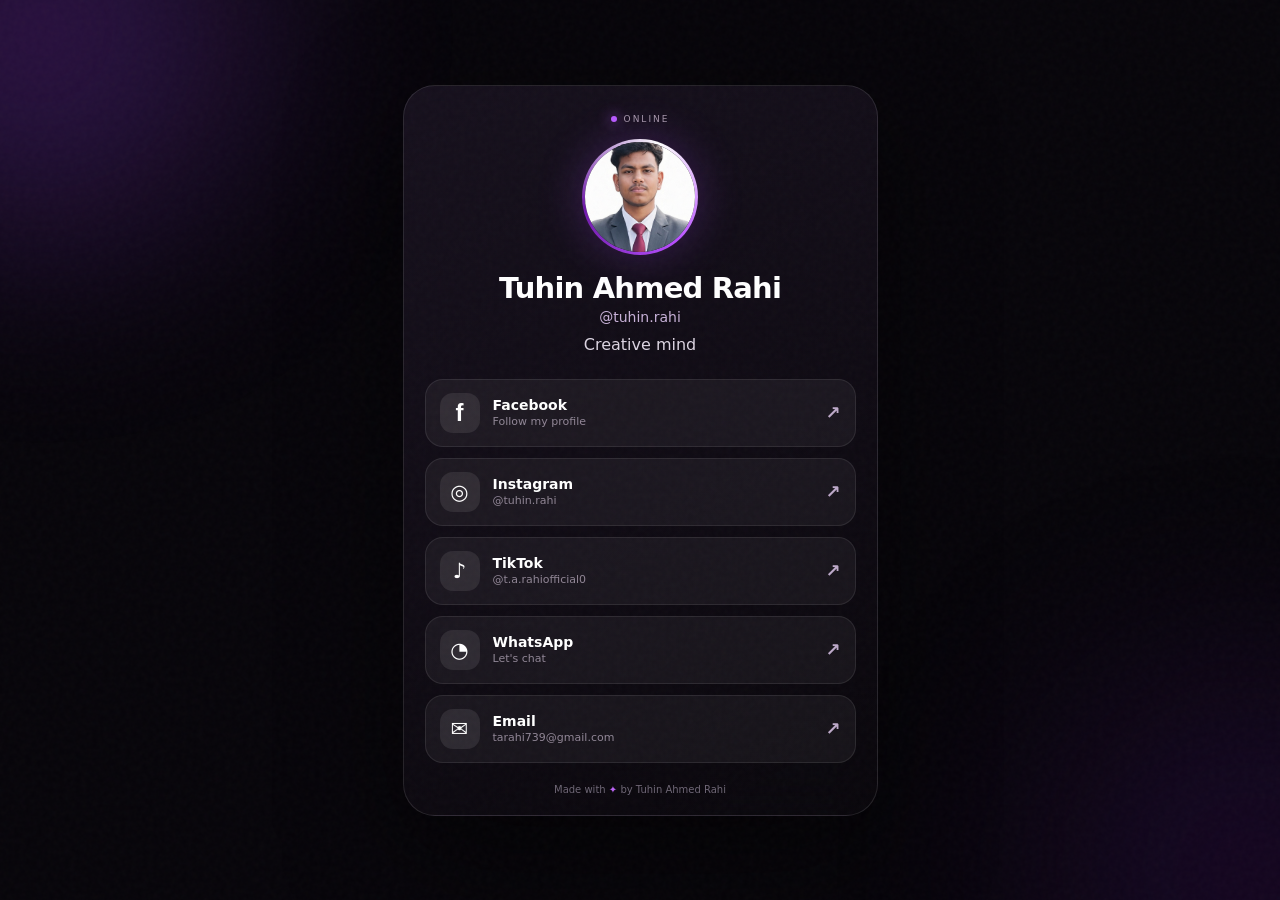
<file: index.html>
<!doctype html><html lang="en"><head><meta charset="utf-8"><meta name="viewport" content="width=device-width,initial-scale=1"><meta name="theme-color" content="#07050a"><title>Tuhin Ahmed Rahi — Creative Mind</title><link rel="stylesheet" href="style.css"></head><body><div class="noise"></div><div class="orb one"></div><div class="orb two"></div><main><section class="profile"><div class="top"><span class="live-dot"></span><span>ONLINE</span></div><div class="avatar"><img src="profile.jpg" alt="Tuhin Ahmed Rahi"></div><h1>Tuhin Ahmed Rahi</h1><div class="username">@tuhin.rahi</div><p>Creative mind</p><div class="links"><a href="https://www.facebook.com/share/1CRG5ppFG1/" target="_blank" rel="noopener" class="link"><i class="fb">f</i><span><strong>Facebook</strong><small>Follow my profile</small></span><b>↗</b></a><a href="https://www.instagram.com/tuhin.rahi?stkn=ejJudXN5b2J2ajAx" target="_blank" rel="noopener" class="link"><i>◎</i><span><strong>Instagram</strong><small>@tuhin.rahi</small></span><b>↗</b></a><a href="https://www.tiktok.com/@t.a.rahiofficial0?_r=1&_t=ZS-99bEoobSoNA" target="_blank" rel="noopener" class="link"><i>♪</i><span><strong>TikTok</strong><small>@t.a.rahiofficial0</small></span><b>↗</b></a><a href="https://wa.me/8801608542070" target="_blank" rel="noopener" class="link"><i>◔</i><span><strong>WhatsApp</strong><small>Let's chat</small></span><b>↗</b></a><a href="mailto:tarahi739@gmail.com" class="link"><i>✉</i><span><strong>Email</strong><small>tarahi739@gmail.com</small></span><b>↗</b></a></div><footer>Made with <span>✦</span> by Tuhin Ahmed Rahi</footer></section></main></body></html>
</file>
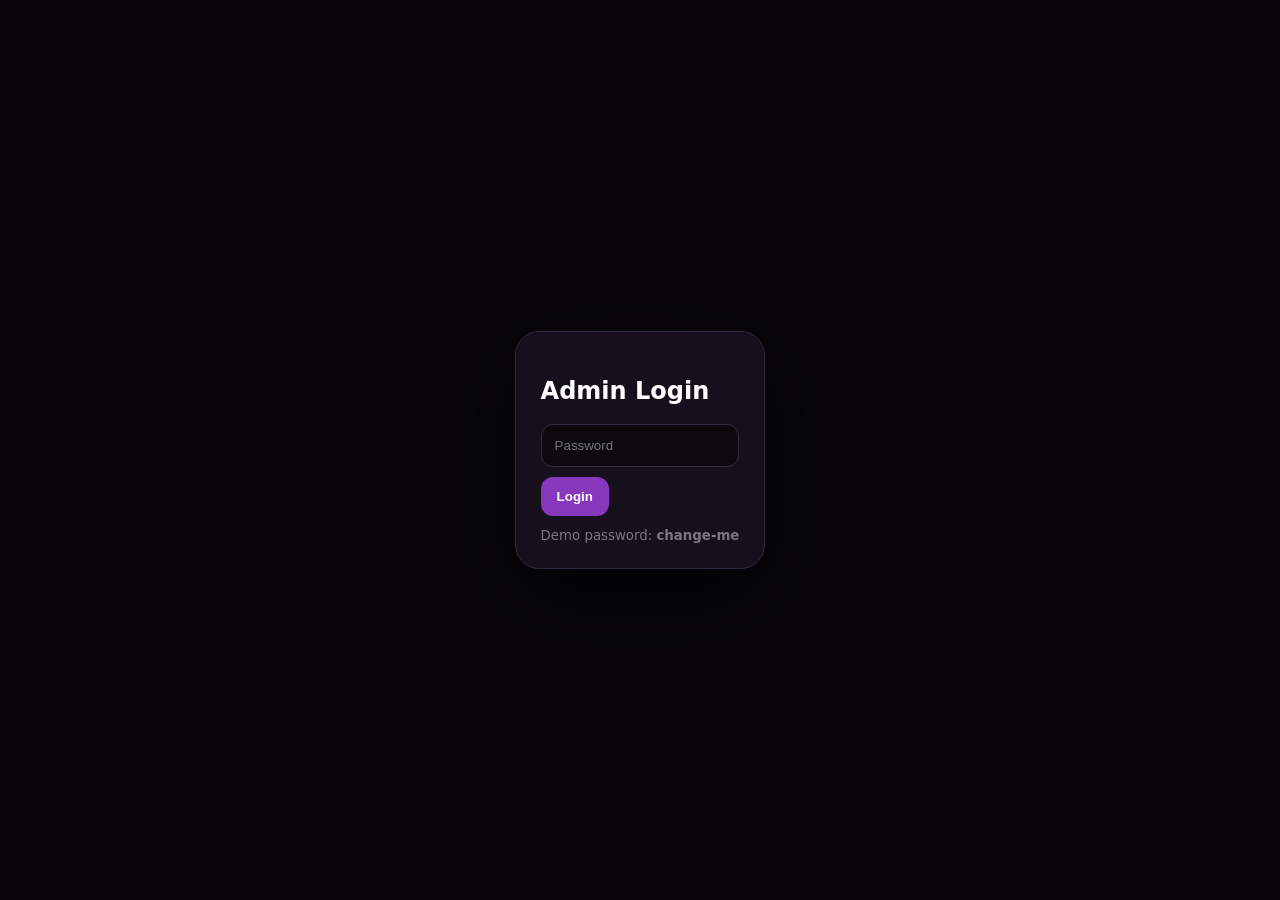
<file: admin.html>
<!doctype html><html><head><meta charset="utf-8"><meta name="viewport" content="width=device-width,initial-scale=1"><title>Tuhin Admin</title><link rel="stylesheet" href="admin.css"></head><body><main><section id="login" class="panel"><h1>Admin Login</h1><input id="password" type="password" placeholder="Password"><button onclick="login()">Login</button><small>Demo password: <b>change-me</b></small></section><section id="dashboard" class="panel hidden"><h1>Edit Profile</h1><label>Name<input id="name"></label><label>Username<input id="username"></label><label>Bio<input id="bio"></label><label>Profile photo filename<input id="avatar"></label><h3>Social links</h3><div id="items"></div><button onclick="add()">+ Add social</button><button onclick="save()">Save Changes</button><a href="index.html">View Website ↗</a><p id="status"></p></section></main><script src="admin.js"></script></body></html>
</file>
<file: style.css>
*{box-sizing:border-box}html,body{margin:0;min-height:100%;font-family:Inter,system-ui,-apple-system,Segoe UI,sans-serif;color:#fff;background:#07050a}body{overflow-x:hidden}.noise{position:fixed;inset:0;opacity:.035;pointer-events:none;z-index:3;background-image:url("data:image/svg+xml,%3Csvg viewBox='0 0 180 180' xmlns='http://www.w3.org/2000/svg'%3E%3Cfilter id='n'%3E%3CfeTurbulence type='fractalNoise' baseFrequency='.9' numOctaves='3' stitchTiles='stitch'/%3E%3C/filter%3E%3Crect width='100%25' height='100%25' filter='url(%23n)' opacity='.8'/%3E%3C/svg%3E")}.orb{position:fixed;width:420px;height:420px;border-radius:50%;filter:blur(110px);opacity:.25}.one{background:#9b3ff2;top:-180px;left:-170px;animation:move 10s ease-in-out infinite}.two{background:#461071;right:-180px;bottom:-180px;animation:move 12s ease-in-out infinite reverse}main{min-height:100vh;display:grid;place-items:center;padding:28px 15px;position:relative;z-index:2}.profile{width:min(475px,100%);padding:22px 21px 20px;border:1px solid rgba(255,255,255,.11);border-radius:32px;background:linear-gradient(150deg,rgba(26,20,34,.82),rgba(10,8,13,.8));backdrop-filter:blur(24px);box-shadow:0 35px 110px rgba(0,0,0,.6);animation:enter .85s cubic-bezier(.2,.8,.2,1)}.top{height:23px;display:flex;align-items:center;justify-content:center;gap:7px;font-size:9px;letter-spacing:2px;color:#a99bab}.live-dot{width:6px;height:6px;border-radius:50%;background:#b95cff;box-shadow:0 0 13px #b95cff;animation:pulse 1.8s infinite}.avatar{position:relative;width:116px;height:116px;margin:8px auto 16px;padding:3px;border-radius:50%;background:conic-gradient(from 20deg,#fff,#b84fff,#6d19a7,#fff);box-shadow:0 0 45px rgba(174,78,255,.25);animation:float 4s ease-in-out infinite}.avatar img{width:100%;height:100%;border-radius:50%;object-fit:cover;background:#120d18;display:block}h1{text-align:center;margin:0;font-size:29px;letter-spacing:-.8px}.username{text-align:center;color:#c8b1d8;font-size:14px;margin-top:4px}p{text-align:center;color:#ddd5e2;margin:10px 0 25px}.links{display:grid;gap:11px}.link{display:flex;align-items:center;gap:13px;text-decoration:none;color:#fff;padding:13px 14px;border-radius:18px;border:1px solid rgba(255,255,255,.085);background:rgba(255,255,255,.05);transition:.28s cubic-bezier(.2,.8,.2,1);opacity:0;transform:translateY(18px);animation:pop .55s forwards}.link:nth-child(1){animation-delay:.12s}.link:nth-child(2){animation-delay:.19s}.link:nth-child(3){animation-delay:.26s}.link:nth-child(4){animation-delay:.33s}.link:nth-child(5){animation-delay:.40s}.link:hover{transform:translateY(-4px) scale(1.012);background:linear-gradient(90deg,rgba(151,65,220,.17),rgba(255,255,255,.055));border-color:rgba(202,135,255,.4);box-shadow:0 15px 35px rgba(120,39,181,.2)}.link i{font-style:normal;width:40px;height:40px;border-radius:13px;display:grid;place-items:center;background:rgba(255,255,255,.085);font-size:21px;font-weight:800}.link .fb{font-family:Arial;font-size:24px}.link span{display:flex;flex-direction:column;gap:2px}.link strong{font-size:14px}.link small{font-size:11px;color:#918696}.link b{margin-left:auto;color:#bda9c9;font-size:18px}footer{text-align:center;color:#6e6675;font-size:10px;margin-top:21px}footer span{color:#bb63f4}@keyframes enter{from{opacity:0;transform:translateY(30px) scale(.96)}to{opacity:1;transform:none}}@keyframes pop{to{opacity:1;transform:none}}@keyframes float{50%{transform:translateY(-6px)}}@keyframes move{50%{transform:translate(35px,30px) scale(1.08)}}@keyframes pulse{50%{opacity:.35;box-shadow:0 0 4px #b95cff}}@media(max-width:420px){.profile{padding:20px 14px 18px;border-radius:27px}h1{font-size:25px}.avatar{width:105px;height:105px}}
</file>
<file: admin.css>
*{box-sizing:border-box}body{margin:0;min-height:100vh;background:#08060b;color:#fff;font-family:system-ui;display:grid;place-items:center;padding:18px}.panel{width:min(680px,100%);background:#15101c;border:1px solid #30243a;border-radius:24px;padding:25px;box-shadow:0 25px 90px #000}.hidden{display:none}label{display:block;color:#c8becd;font-size:13px;margin-top:14px}input{display:block;width:100%;margin-top:6px;padding:13px;border-radius:12px;border:1px solid #362b40;background:#0c0a0f;color:#fff}button,a{border:0;border-radius:12px;background:#8738bc;color:#fff;padding:12px 16px;font-weight:700;cursor:pointer;text-decoration:none;display:inline-block;margin:10px 8px 0 0}.row{display:grid;grid-template-columns:1fr 2fr auto;gap:8px}.row button{background:#42202d}small{display:block;color:#7f7486;margin-top:12px}@media(max-width:520px){.row{grid-template-columns:1fr}}
</file>
